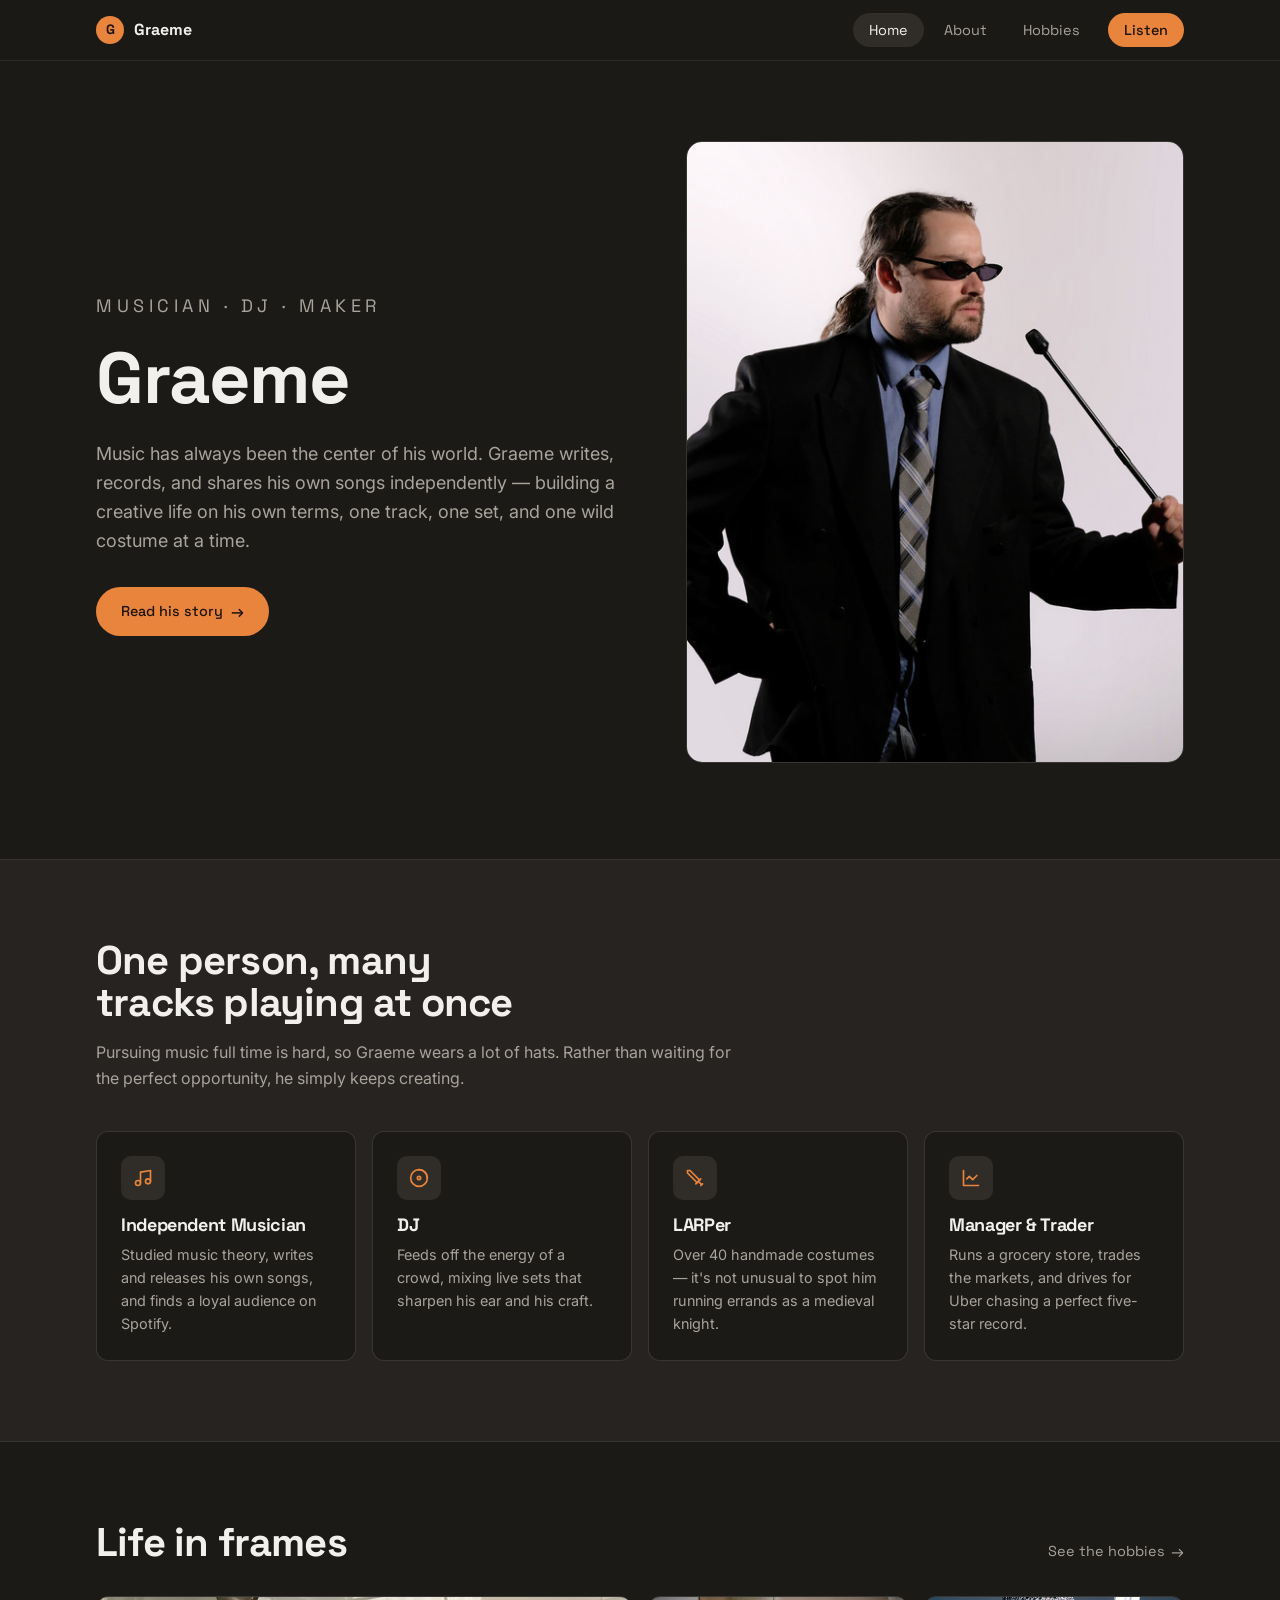
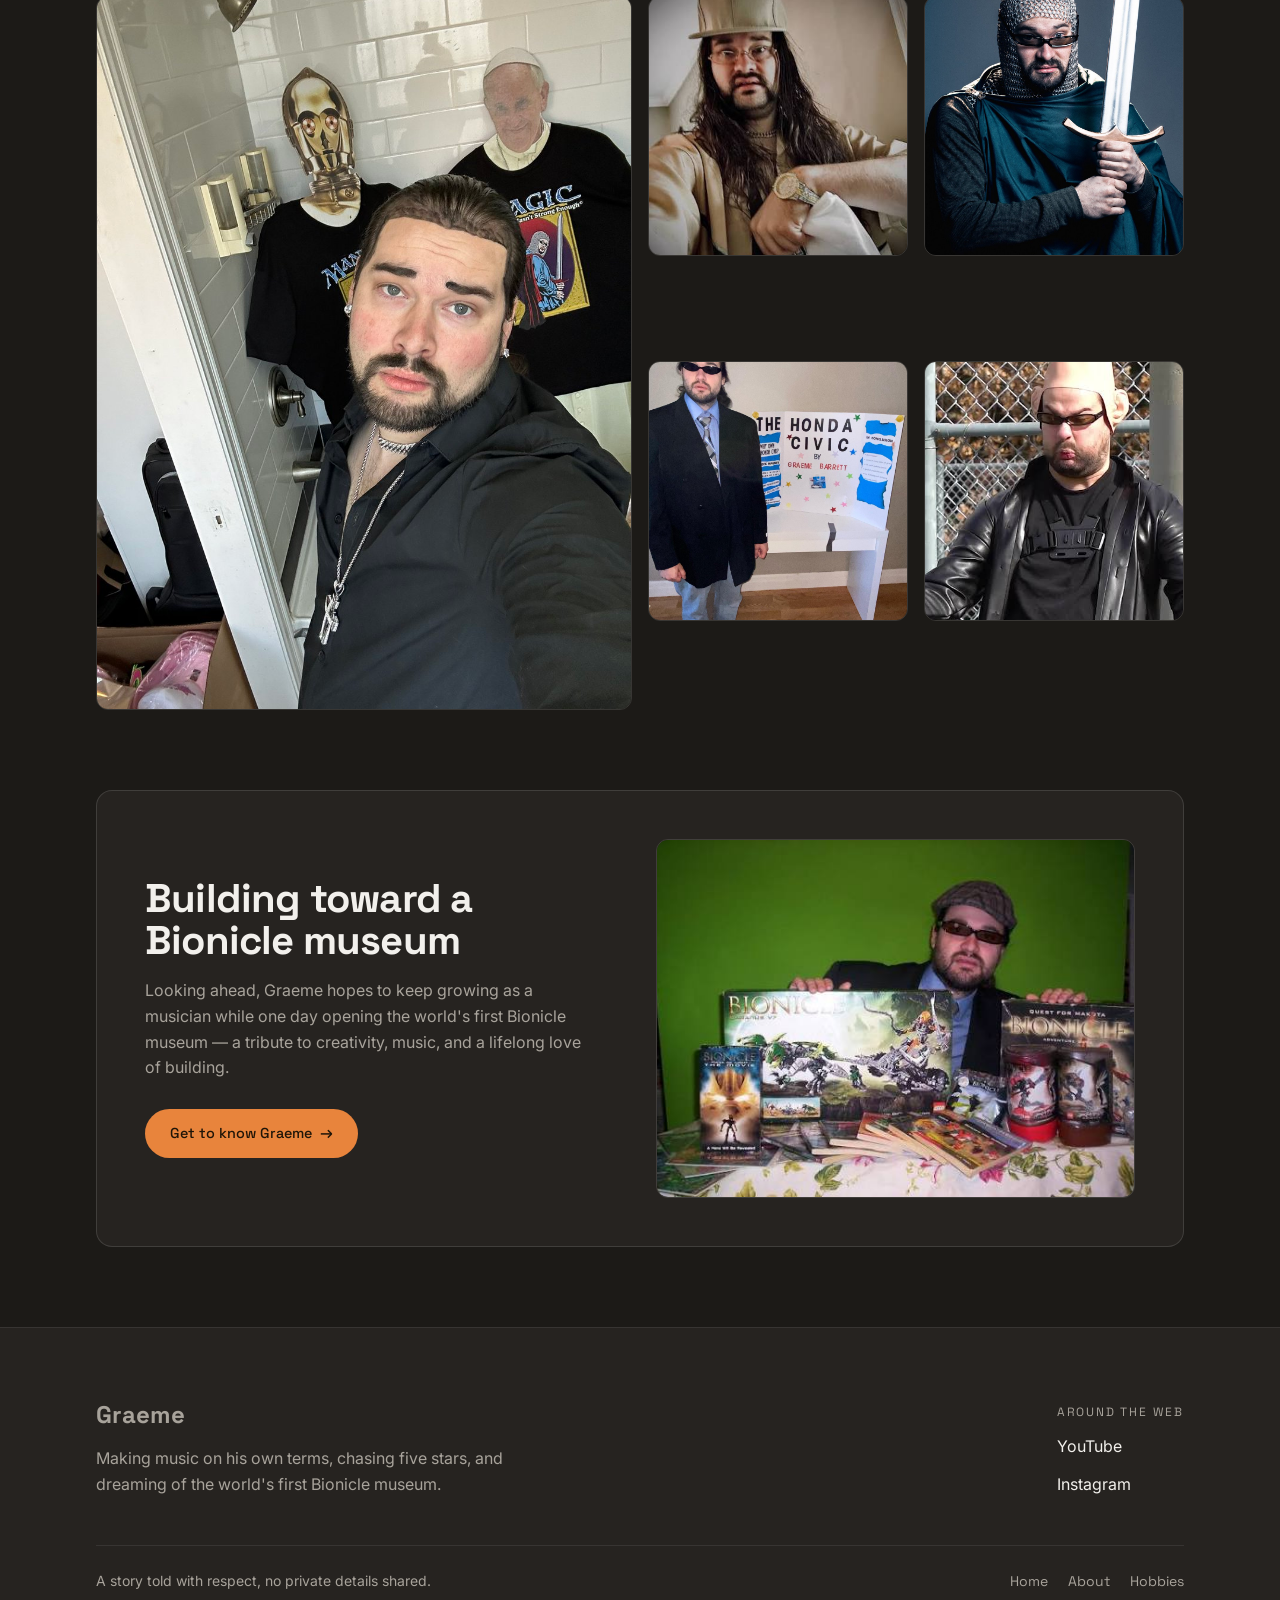
<file: index.html>
<!-- Jeff Victorino
07/05/2026 
Module 6.3 Assignment -->

<!doctype html>
<html lang="en">
  <head>
    <meta charset="UTF-8" />
    <meta name="viewport" content="width=device-width, initial-scale=1.0" />

    <title>Graeme — Independent Musician, DJ &amp; Maker</title>
    <meta
      name="description"
      content="The story of Graeme : independent musician and DJ, world traveler, LARPer, and lifelong Bionicle dreamer building a life around creativity."
    />
    <link rel="preconnect" href="https://fonts.googleapis.com" />
    <link rel="preconnect" href="https://fonts.gstatic.com" crossorigin />
    <link
      href="https://fonts.googleapis.com/css2?family=Inter:wght@400;500;600&family=Space+Grotesk:wght@500;700&display=swap"
      rel="stylesheet"
    />
    <link rel="stylesheet" href="styles.css" />
  </head>
  <body>
    <header class="site-header">
      <nav class="container nav" aria-label="Primary">
        <a class="brand" href="index.html">
          <span class="brand-mark" aria-hidden="true">G</span>
          <span>Graeme </span>
        </a>
        <ul class="nav-links">
          <li><a href="index.html" aria-current="page">Home</a></li>
          <li><a href="about.html">About</a></li>
          <li><a href="hobbies.html">Hobbies</a></li>
          <li>
            <a
              class="nav-cta"
              href="https://youtube.com/shorts/5K84gH26I-M?si=Pl7V-suqvnm_l9HC"
              target="_blank"
              rel="noopener noreferrer"
              >Listen</a
            >
          </li>
        </ul>
      </nav>
    </header>

    <!-- Main body -->
    <main>
      <!-- Hero -->
      <section class="container hero">
        <div class="hero-grid">
          <div>
            <p class="eyebrow">Musician &middot; DJ &middot; Maker</p>
            <h1>Graeme</h1>
            <p>
              Music has always been the center of his world. Graeme writes,
              records, and shares his own songs independently — building a
              creative life on his own terms, one track, one set, and one wild
              costume at a time.
            </p>
            <div class="hero-actions">
              <a class="btn btn-primary" href="about.html">
                Read his story
                <span class="arrow" aria-hidden="true">&rarr;</span>
              </a>
            </div>
          </div>

          <div class="hero-figure">
            <div class="framed">
              <img
                src="images/portrait-3.jpg"
                alt="image of Graeme"
                width="800"
                height="1000"
              />
            </div>
          </div>
        </div>
      </section>

      <!-- Facets -->
      <section class="band">
        <div class="container section">
          <div class="section-head">
            <h2>One person, many tracks playing at once</h2>
            <p>
              Pursuing music full time is hard, so Graeme wears a lot of hats.
              Rather than waiting for the perfect opportunity, he simply keeps
              creating.
            </p>
          </div>
          <div class="card-grid">
            <article class="facet">
              <span class="icon" aria-hidden="true">
                <svg
                  viewBox="0 0 24 24"
                  fill="none"
                  stroke="currentColor"
                  stroke-width="2"
                  stroke-linecap="round"
                  stroke-linejoin="round"
                >
                  <path d="M9 18V5l12-2v13" />
                  <circle cx="6" cy="18" r="3" />
                  <circle cx="18" cy="16" r="3" />
                </svg>
              </span>
              <h3>Independent Musician</h3>
              <p>
                Studied music theory, writes and releases his own songs, and
                finds a loyal audience on Spotify.
              </p>
            </article>
            <article class="facet">
              <span class="icon" aria-hidden="true">
                <svg
                  viewBox="0 0 24 24"
                  fill="none"
                  stroke="currentColor"
                  stroke-width="2"
                  stroke-linecap="round"
                  stroke-linejoin="round"
                >
                  <circle cx="12" cy="12" r="10" />
                  <circle cx="12" cy="12" r="2" />
                  <path d="M12 2a10 10 0 0 1 10 10" />
                </svg>
              </span>
              <h3>DJ</h3>
              <p>
                Feeds off the energy of a crowd, mixing live sets that sharpen
                his ear and his craft.
              </p>
            </article>
            <article class="facet">
              <span class="icon" aria-hidden="true">
                <svg
                  viewBox="0 0 24 24"
                  fill="none"
                  stroke="currentColor"
                  stroke-width="2"
                  stroke-linecap="round"
                  stroke-linejoin="round"
                >
                  <polyline points="14.5 17.5 3 6 3 3 6 3 17.5 14.5" />
                  <line x1="13" y1="19" x2="19" y2="13" />
                  <line x1="16" y1="16" x2="20" y2="20" />
                  <line x1="19" y1="21" x2="21" y2="19" />
                </svg>
              </span>
              <h3>LARPer</h3>
              <p>
                Over 40 handmade costumes — it&apos;s not unusual to spot him
                running errands as a medieval knight.
              </p>
            </article>
            <article class="facet">
              <span class="icon" aria-hidden="true">
                <svg
                  viewBox="0 0 24 24"
                  fill="none"
                  stroke="currentColor"
                  stroke-width="2"
                  stroke-linecap="round"
                  stroke-linejoin="round"
                >
                  <path d="M3 3v18h18" />
                  <path d="m19 9-5 5-4-4-3 3" />
                </svg>
              </span>
              <h3>Manager &amp; Trader</h3>
              <p>
                Runs a grocery store, trades the markets, and drives for Uber
                chasing a perfect five-star record.
              </p>
            </article>
          </div>
        </div>
      </section>

      <!-- Gallery -->
      <section class="container section">
        <div class="gallery-head">
          <h2>Life in frames</h2>
          <a class="text-link" href="hobbies.html">
            See the hobbies <span class="arrow" aria-hidden="true">&rarr;</span>
          </a>
        </div>
        <div class="gallery">
          <figure class="feature">
            <img src="images/music-3.jpg" alt="image of Graeme" />
          </figure>
          <figure>
            <img src="images/music-2.jpg" alt="image of Graeme" />
          </figure>
          <figure>
            <img src="images/larp.jpg" alt="image of Graeme" />
          </figure>
          <figure>
            <img src="images/portrait.jpg" alt="image of Graeme" />
          </figure>
          <figure>
            <img src="images/larp-2.jpg" alt="image of Graeme" />
          </figure>
        </div>
      </section>

      <!-- CTA -->
      <section class="container section" style="padding-top: 0">
        <div class="panel">
          <div class="panel-grid">
            <div>
              <h2>Building toward a Bionicle museum</h2>
              <p>
                Looking ahead, Graeme hopes to keep growing as a musician while
                one day opening the world&apos;s first Bionicle museum — a
                tribute to creativity, music, and a lifelong love of building.
              </p>
              <a class="btn btn-primary" href="about.html">
                Get to know Graeme
                <span class="arrow" aria-hidden="true">&rarr;</span>
              </a>
            </div>
            <div class="panel-figure">
              <img src="images/lego.jpg" alt="image of Graeme" />
            </div>
          </div>
        </div>
      </section>
    </main>

    <!-- Footer -->
    <footer class="site-footer">
      <div class="container">
        <div class="footer-top">
          <div class="footer-brand">
            <p class="name">Graeme</p>
            <p>
              Making music on his own terms, chasing five stars, and dreaming of
              the world&apos;s first Bionicle museum.
            </p>
          </div>
          <div class="footer-links">
            <p class="heading">Around the web</p>
            <a
              href="https://www.youtube.com/@AudioOpera"
              target="_blank"
              rel="noopener noreferrer"
            >
              YouTube
            </a>
            <a
              href="https://www.instagram.com/audioopera/?hl=en"
              target="_blank"
              rel="noopener noreferrer"
            >
              Instagram
            </a>
          </div>
        </div>
        <div class="footer-bottom">
          <p>A story told with respect, no private details shared.</p>
          <nav class="footer-nav" aria-label="Footer">
            <a href="index.html">Home</a>
            <a href="about.html">About</a>
            <a href="hobbies.html">Hobbies</a>
          </nav>
        </div>
      </div>
    </footer>
  </body>
</html>
</file>
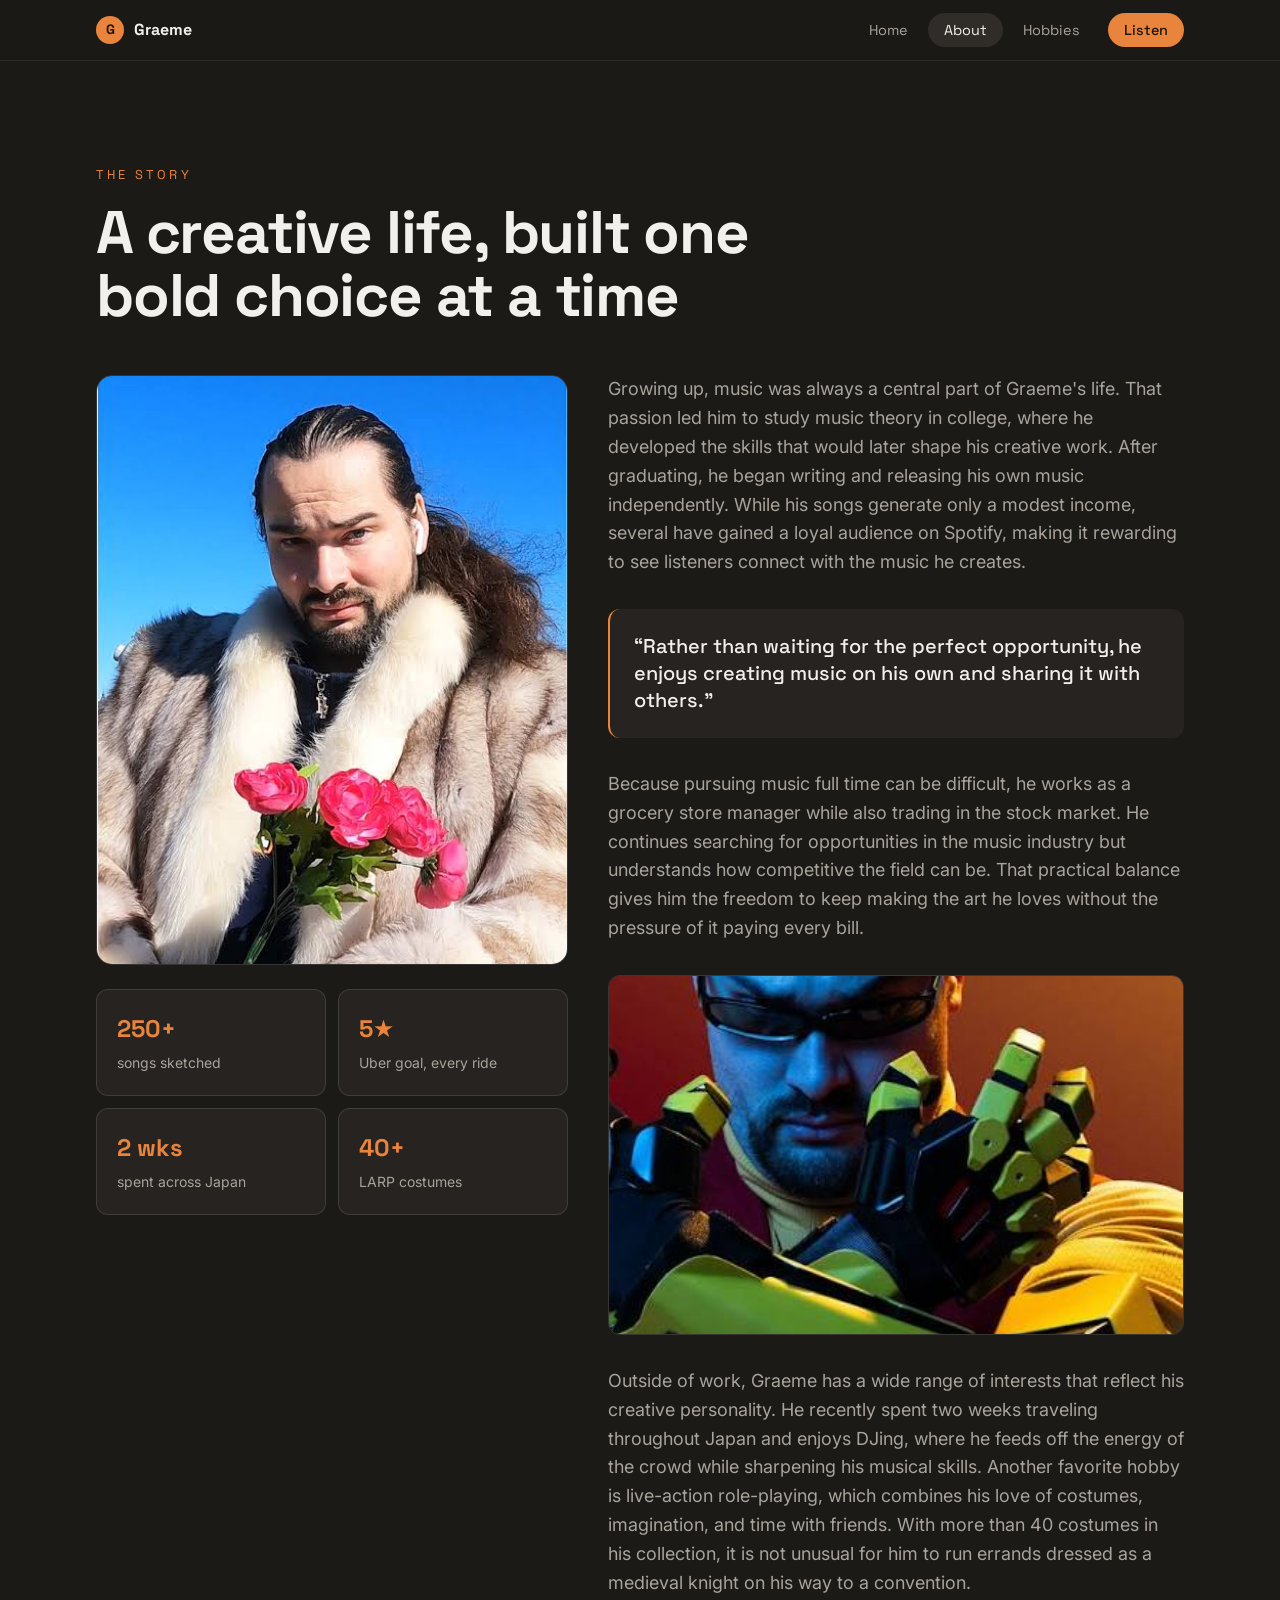
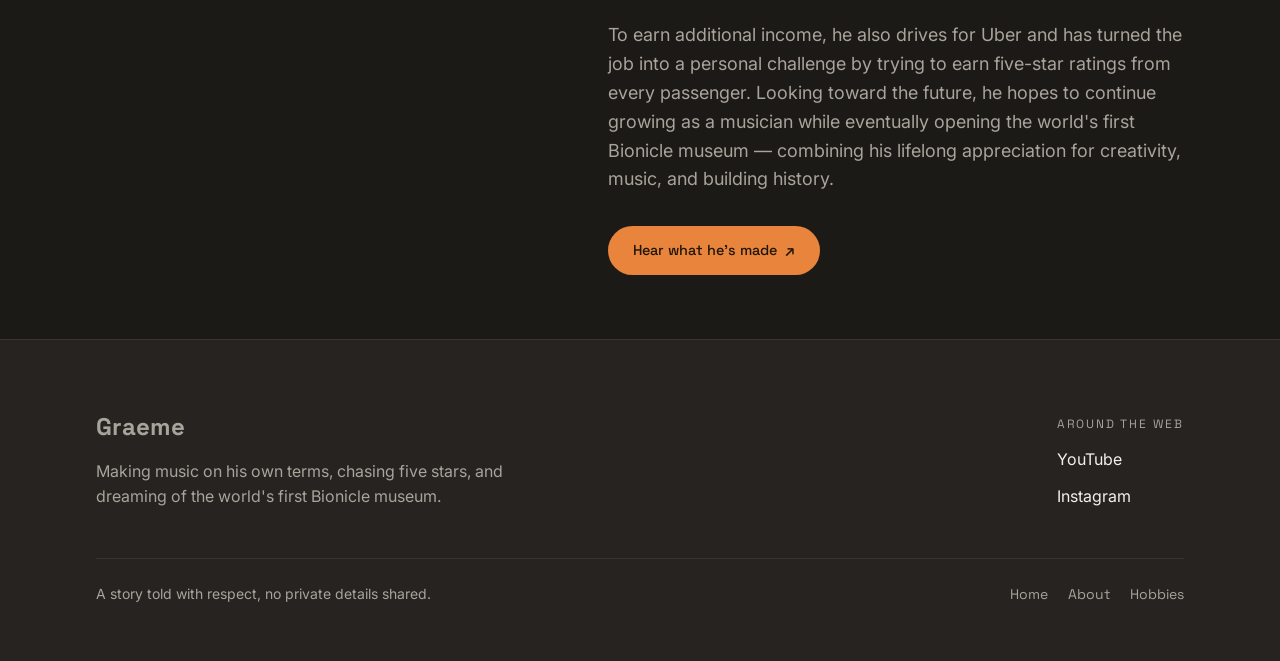
<file: about.html>
<!doctype html>
<html lang="en">
  <!-- Page metadata, fonts, and stylesheet -->
  <head>
    <meta charset="UTF-8" />
    <meta name="viewport" content="width=device-width, initial-scale=1.0" />

    <title>About — Graeme</title>
    <meta
      name="description"
      content="The full story of Graeme : from studying music theory to releasing songs independently, managing a grocery store, trading the markets, and dreaming big."
    />
    <link rel="preconnect" href="https://fonts.googleapis.com" />
    <link rel="preconnect" href="https://fonts.gstatic.com" crossorigin />
    <link
      href="https://fonts.googleapis.com/css2?family=Inter:wght@400;500;600&family=Space+Grotesk:wght@500;700&display=swap"
      rel="stylesheet"
    />
    <link rel="stylesheet" href="styles.css" />
  </head>
  <!-- ================= Header & Navigation ================= -->
  <body>
    <header class="site-header">
      <nav class="container nav" aria-label="Primary">
        <a class="brand" href="index.html">
          <span class="brand-mark" aria-hidden="true">G</span>
          <span>Graeme </span>
        </a>
        <ul class="nav-links">
          <li><a href="index.html">Home</a></li>
          <li><a href="about.html" aria-current="page">About</a></li>
          <li><a href="hobbies.html">Hobbies</a></li>
          <li>
            <a
              class="nav-cta"
              href="https://youtube.com/shorts/5K84gH26I-M?si=Pl7V-suqvnm_l9HC"
              target="_blank"
              rel="noopener noreferrer"
              >Listen</a
            >
          </li>
        </ul>
      </nav>
    </header>

    <!-- ================= Main Page Content ================= -->
    <main>
      <!-- Page Title -->
      <section class="container page-head">
        <p class="eyebrow">The Story</p>
        <h1>A creative life, built one bold choice at a time</h1>
      </section>

      <!-- About Content -->
      <section class="container">
        <!-- Two-column layout containing profile information and biography -->
        <div class="about-grid">
          <aside class="about-aside">
            <div class="framed">
              <img
                src="images/music-5.jpg"
                alt="Graeme  performing live with a guitar under a warm spotlight"
              />
            </div>
            <!-- Personal statistics -->
            <div class="stat-grid">
              <div class="stat">
                <p class="num">250+</p>
                <p class="label">songs sketched</p>
              </div>
              <div class="stat">
                <p class="num">5&#9733;</p>
                <p class="label">Uber goal, every ride</p>
              </div>
              <div class="stat">
                <p class="num">2 wks</p>
                <p class="label">spent across Japan</p>
              </div>
              <div class="stat">
                <p class="num">40+</p>
                <p class="label">LARP costumes</p>
              </div>
            </div>
          </aside>

          <article class="article">
            <p>
              Growing up, music was always a central part of Graeme&apos;s life.
              That passion led him to study music theory in college, where he
              developed the skills that would later shape his creative work.
              After graduating, he began writing and releasing his own music
              independently. While his songs generate only a modest income,
              several have gained a loyal audience on Spotify, making it
              rewarding to see listeners connect with the music he creates.
            </p>

            <blockquote class="pullquote">
              <p>
                &ldquo;Rather than waiting for the perfect opportunity, he
                enjoys creating music on his own and sharing it with
                others.&rdquo;
              </p>
            </blockquote>

            <p>
              Because pursuing music full time can be difficult, he works as a
              grocery store manager while also trading in the stock market. He
              continues searching for opportunities in the music industry but
              understands how competitive the field can be. That practical
              balance gives him the freedom to keep making the art he loves
              without the pressure of it paying every bill.
            </p>

            <figure class="article-figure">
              <img
                src="images/larp-5.jpg"
                alt="Graeme working on a track at his home studio setup"
              />
            </figure>

            <p>
              Outside of work, Graeme has a wide range of interests that reflect
              his creative personality. He recently spent two weeks traveling
              throughout Japan and enjoys DJing, where he feeds off the energy
              of the crowd while sharpening his musical skills. Another favorite
              hobby is live-action role-playing, which combines his love of
              costumes, imagination, and time with friends. With more than 40
              costumes in his collection, it is not unusual for him to run
              errands dressed as a medieval knight on his way to a convention.
            </p>

            <p>
              To earn additional income, he also drives for Uber and has turned
              the job into a personal challenge by trying to earn five-star
              ratings from every passenger. Looking toward the future, he hopes
              to continue growing as a musician while eventually opening the
              world&apos;s first Bionicle museum — combining his lifelong
              appreciation for creativity, music, and building history.
            </p>

            <a
              class="btn btn-primary"
              href="https://youtube.com/shorts/6Wqo_i7lyLg?si=ojEmiBnflqp5R9ls"
              target="_blank"
              rel="noopener noreferrer"
            >
              Hear what he&apos;s made
              <span class="arrow" aria-hidden="true">&#8599;</span>
            </a>
          </article>
        </div>
      </section>

      <div style="height: 4rem"></div>
    </main>

    <footer class="site-footer">
      <div class="container">
        <div class="footer-top">
          <div class="footer-brand">
            <p class="name">Graeme</p>
            <p>
              Making music on his own terms, chasing five stars, and dreaming of
              the world&apos;s first Bionicle museum.
            </p>
          </div>
          <!-- Social media links -->
          <div class="footer-links">
            <p class="heading">Around the web</p>
            <a
              href="https://www.youtube.com/@AudioOpera"
              target="_blank"
              rel="noopener noreferrer"
            >
              YouTube
            </a>
            <a
              href="https://www.instagram.com/audioopera/?hl=en"
              target="_blank"
              rel="noopener noreferrer"
            >
              Instagram
            </a>
          </div>
        </div>
        <div class="footer-bottom">
          <p>A story told with respect, no private details shared.</p>
          <nav class="footer-nav" aria-label="Footer">
            <a href="index.html">Home</a>
            <a href="about.html">About</a>
            <a href="hobbies.html">Hobbies</a>
          </nav>
        </div>
      </div>
    </footer>
  </body>
</html>
</file>
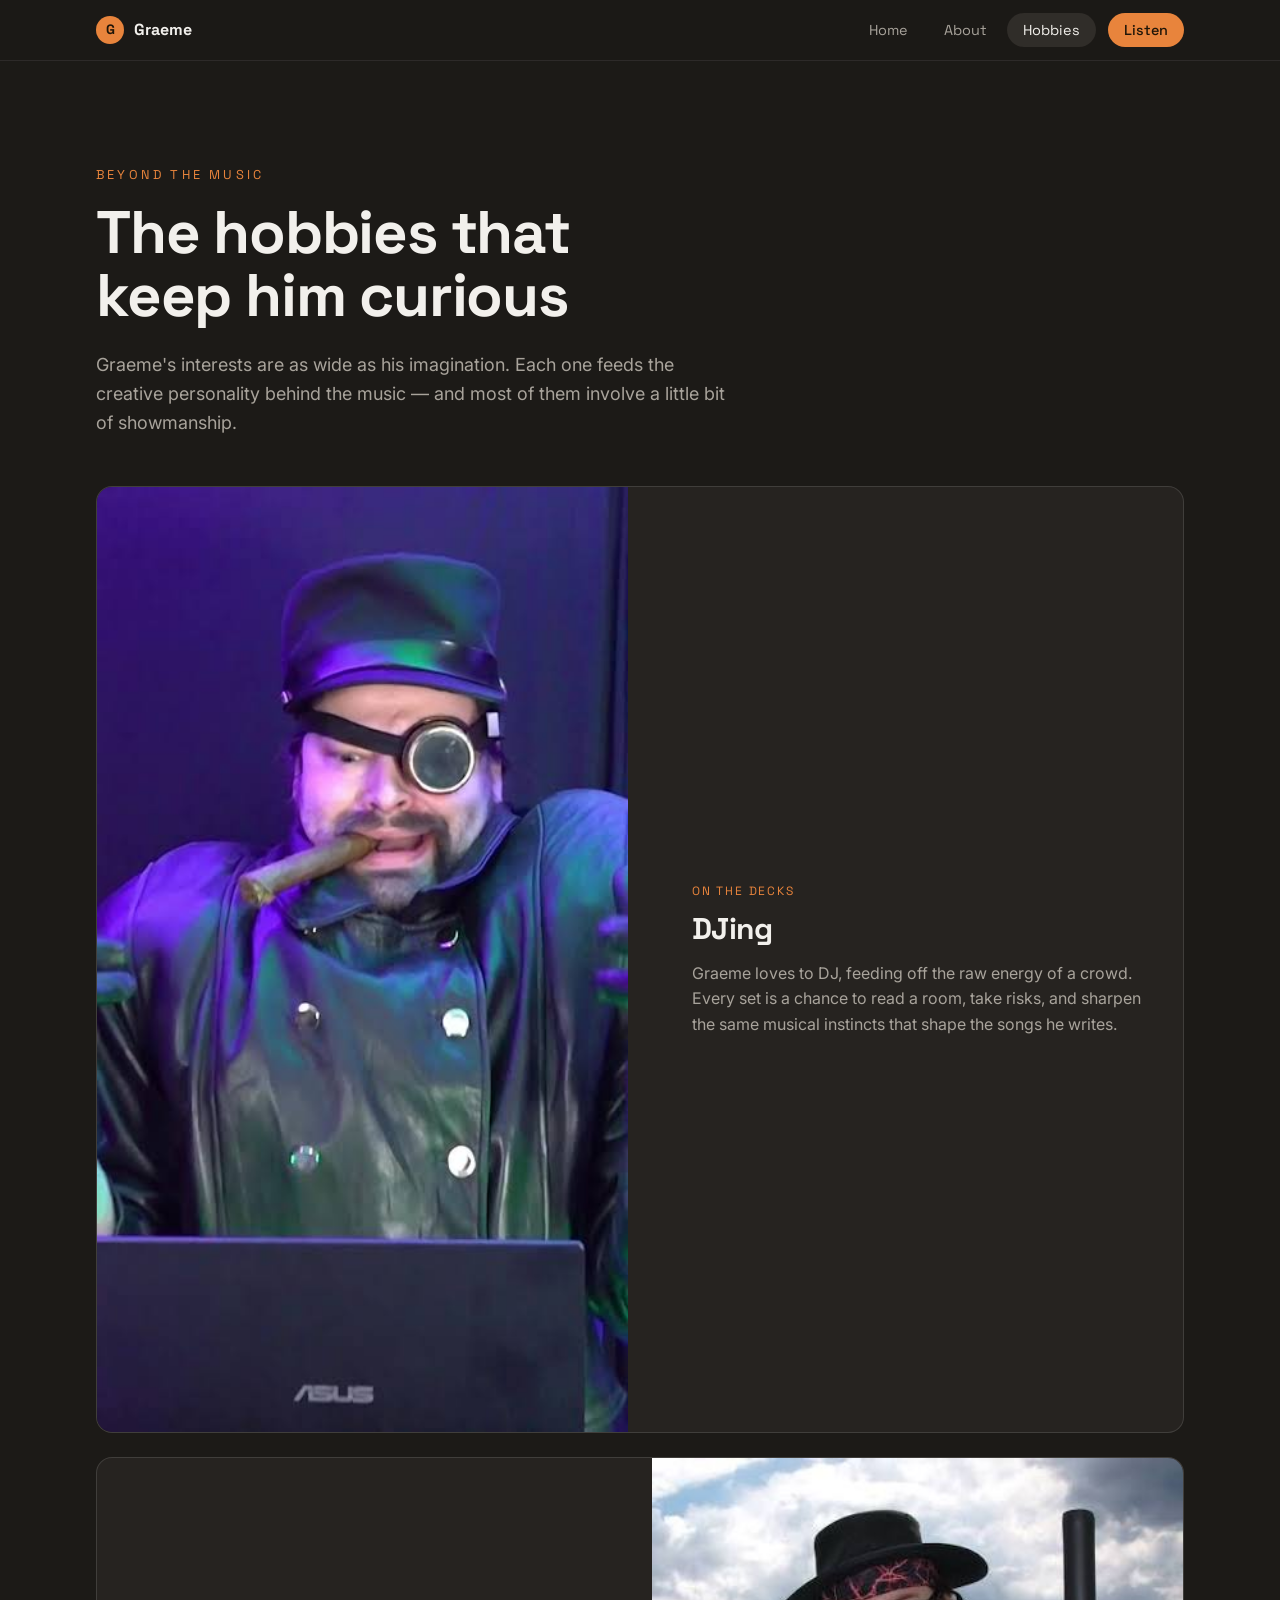
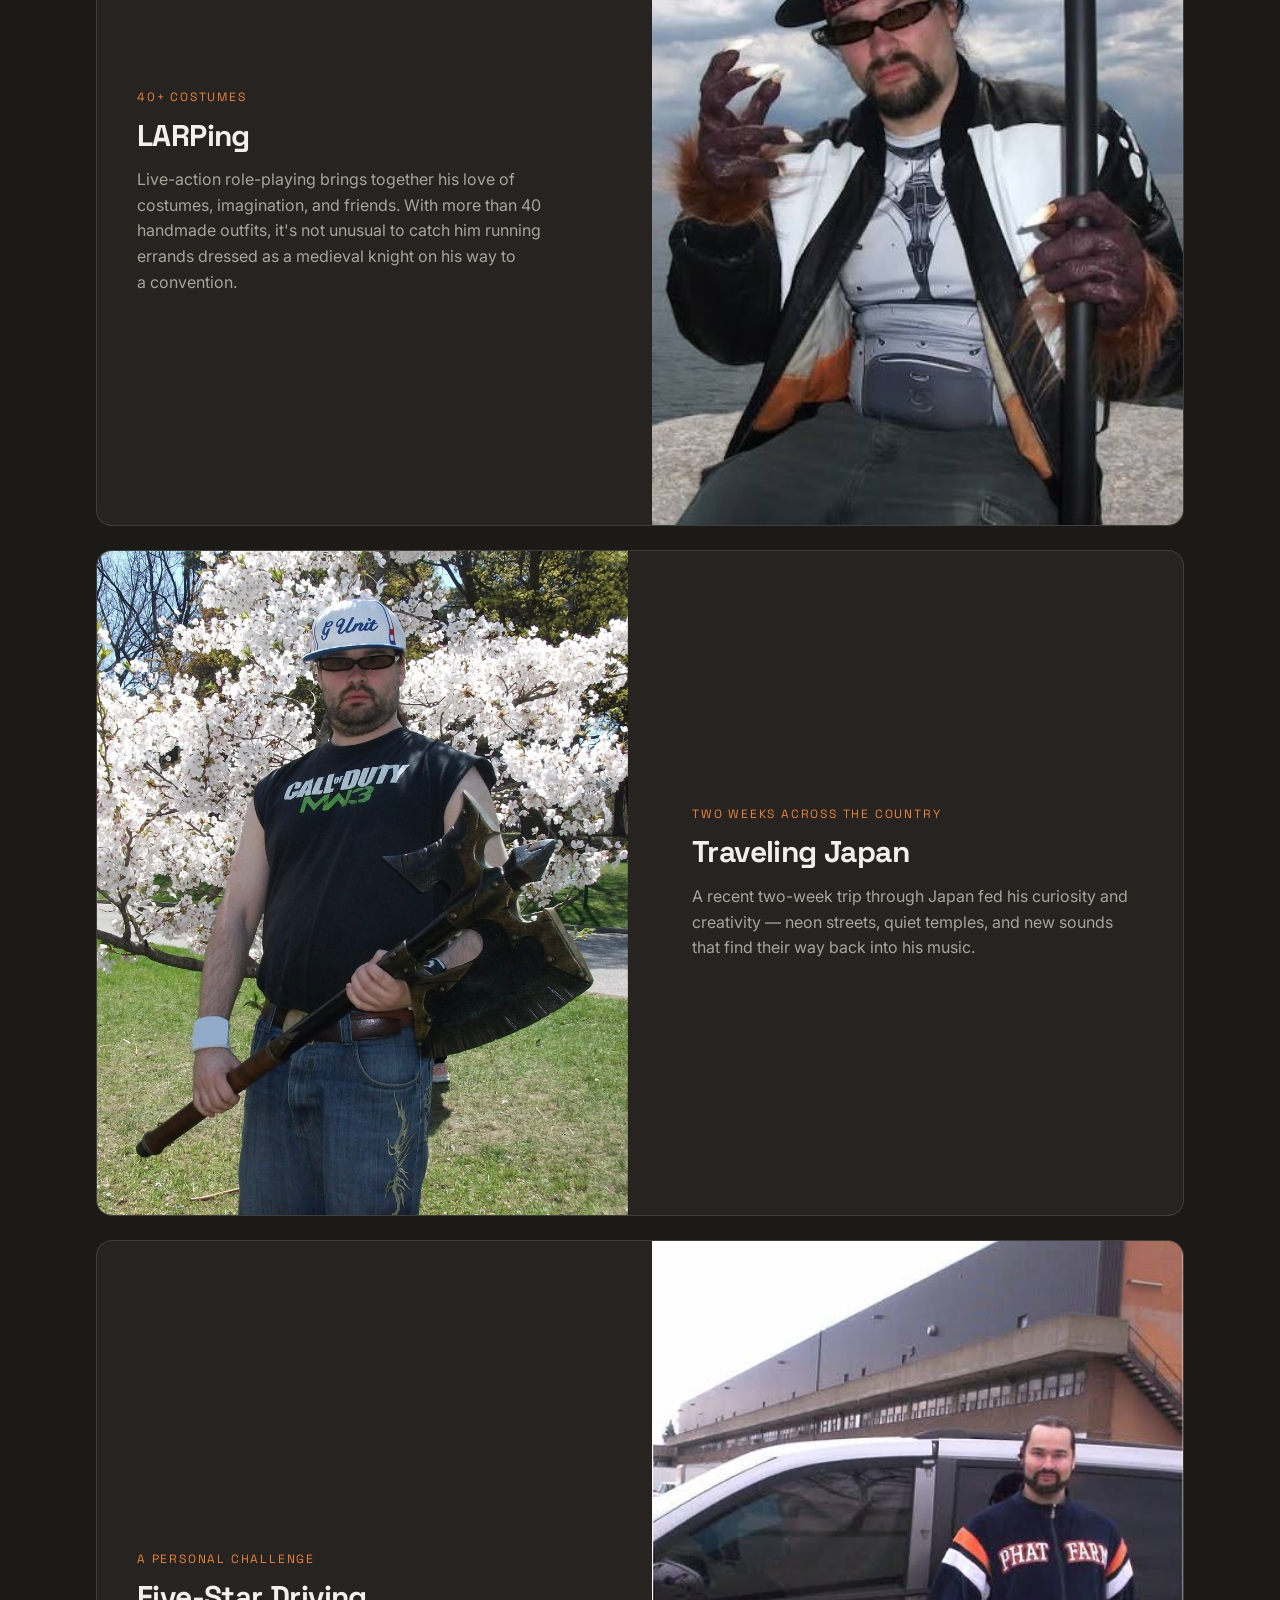
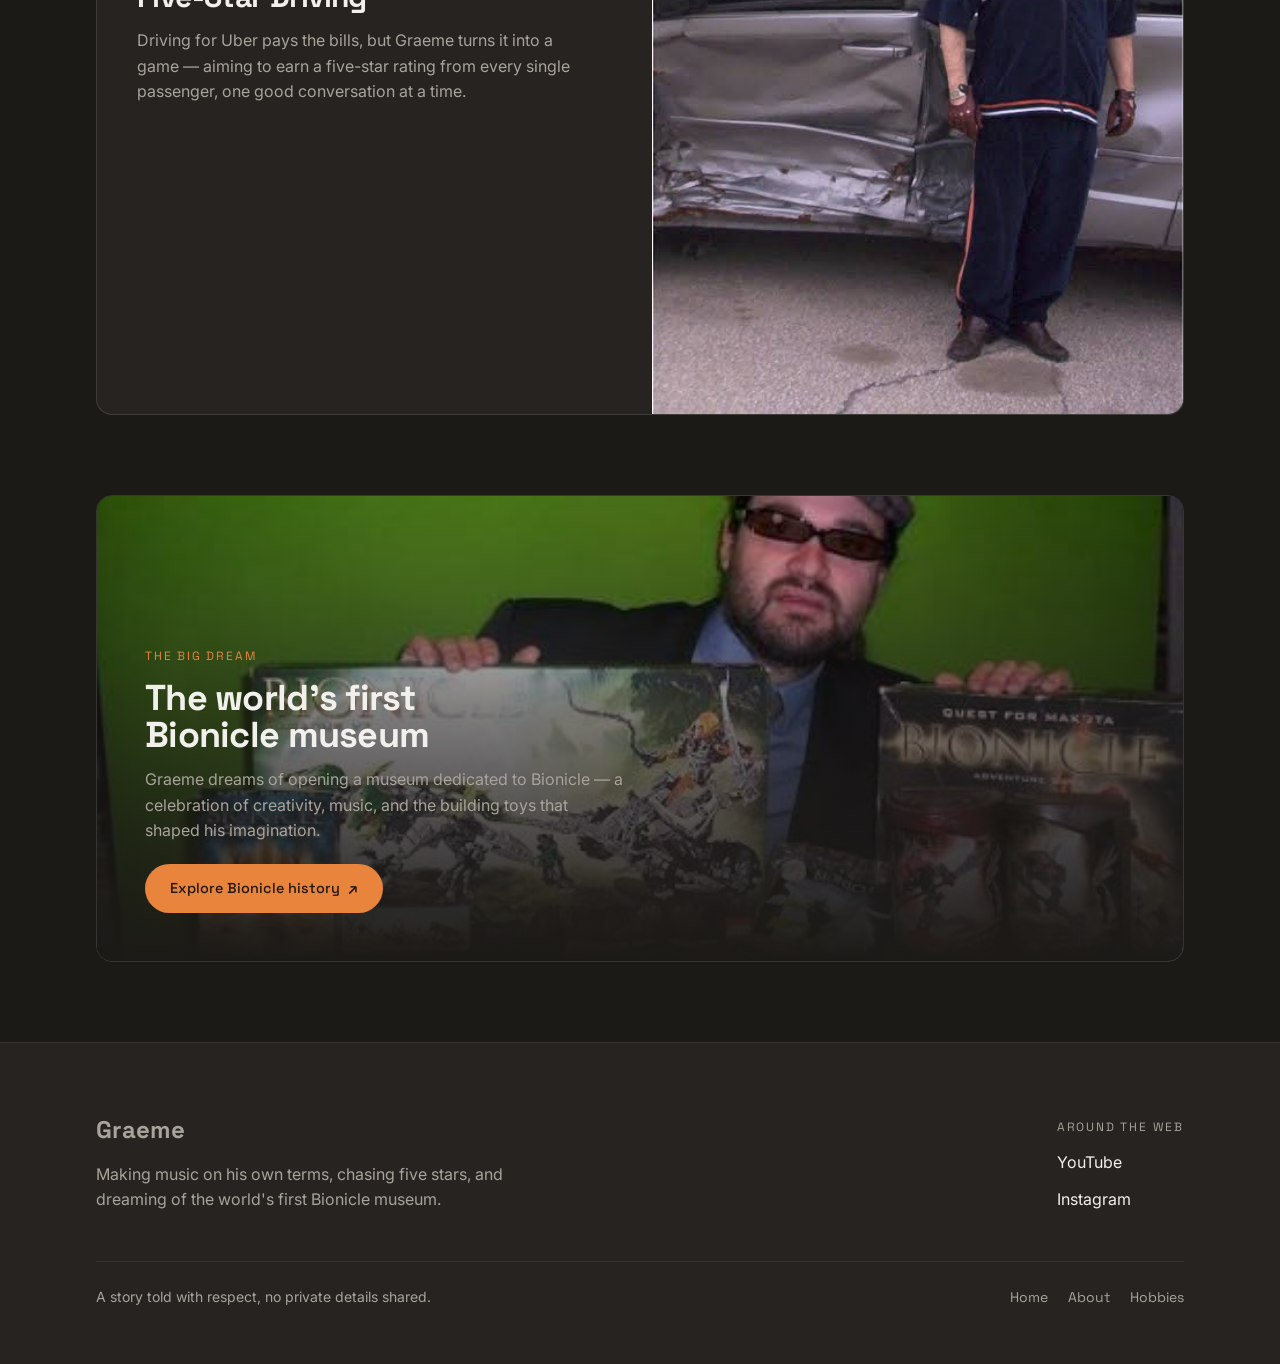
<file: hobbies.html>
<!doctype html>
<html lang="en">
  <head>
    <meta charset="UTF-8" />
    <meta name="viewport" content="width=device-width, initial-scale=1.0" />

    <title>Hobbies — Graeme</title>
    <meta
      name="description"
      content="Beyond music: DJing, LARPing with 40+ costumes, traveling Japan, chasing five-star Uber rides, and dreaming of a Bionicle museum."
    />
    <link rel="preconnect" href="https://fonts.googleapis.com" />
    <link rel="preconnect" href="https://fonts.gstatic.com" crossorigin />
    <link
      href="https://fonts.googleapis.com/css2?family=Inter:wght@400;500;600&family=Space+Grotesk:wght@500;700&display=swap"
      rel="stylesheet"
    />
    <link rel="stylesheet" href="styles.css" />
  </head>
  <body>
    <header class="site-header">
      <nav class="container nav" aria-label="Primary">
        <a class="brand" href="index.html">
          <span class="brand-mark" aria-hidden="true">G</span>
          <span>Graeme </span>
        </a>
        <ul class="nav-links">
          <li><a href="index.html">Home</a></li>
          <li><a href="about.html">About</a></li>
          <li><a href="hobbies.html" aria-current="page">Hobbies</a></li>
          <li>
            <a
              class="nav-cta"
              href="https://youtube.com/shorts/5K84gH26I-M?si=Pl7V-suqvnm_l9HC"
              target="_blank"
              rel="noopener noreferrer"
              >Listen</a
            >
          </li>
        </ul>
      </nav>
    </header>

    <!-- ================= Main Page Content ================= -->
    <main>
      <section class="container page-head">
        <p class="eyebrow">Beyond the Music</p>
        <h1>The hobbies that keep him curious</h1>
        <p class="section-lead">
          Graeme&apos;s interests are as wide as his imagination. Each one feeds
          the creative personality behind the music — and most of them involve a
          little bit of showmanship.
        </p>
      </section>

      <!-- Hobbies Section -->
      <section class="container">
        <div class="hobby-list">
          <!-- DJing -->
          <article class="hobby">
            <div class="hobby-img">
              <img
                src="images/computer.jpg"
                alt="Graeme DJing with hands on the mixer as a crowd raises their arms"
              />
            </div>
            <div class="hobby-body">
              <span class="tag">On the decks</span>
              <h2>DJing</h2>
              <p>
                Graeme loves to DJ, feeding off the raw energy of a crowd. Every
                set is a chance to read a room, take risks, and sharpen the same
                musical instincts that shape the songs he writes.
              </p>
            </div>
          </article>

          <!-- LARPing (reversed) -->
          <article class="hobby reverse">
            <div class="hobby-img">
              <img
                src="images/larp-3.jpg"
                alt="Graeme in a handmade medieval knight costume at a LARP event"
              />
            </div>
            <div class="hobby-body">
              <span class="tag">40+ costumes</span>
              <h2>LARPing</h2>
              <p>
                Live-action role-playing brings together his love of costumes,
                imagination, and friends. With more than 40 handmade outfits,
                it&apos;s not unusual to catch him running errands dressed as a
                medieval knight on his way to a convention.
              </p>
            </div>
          </article>

          <!-- Japan -->
          <article class="hobby">
            <div class="hobby-img">
              <img
                src="images/portrait-2.jpg"
                alt="A neon-lit Tokyo street at night during Graeme's travels in Japan"
              />
            </div>
            <div class="hobby-body">
              <span class="tag">Two weeks across the country</span>
              <h2>Traveling Japan</h2>
              <p>
                A recent two-week trip through Japan fed his curiosity and
                creativity — neon streets, quiet temples, and new sounds that
                find their way back into his music.
              </p>
              
              </a>
            </div>
          </article>

          <!-- Five-Star Driving (reversed) -->
          <article class="hobby reverse">
            <div class="hobby-img">
              <img
                src="images/uber.jpg"
                alt="View from inside a car driving through the city at golden hour"
              />
            </div>
            <div class="hobby-body">
              <span class="tag">A personal challenge</span>
              <h2>Five-Star Driving</h2>
              <p>
                Driving for Uber pays the bills, but Graeme turns it into a game
                — aiming to earn a five-star rating from every single passenger,
                one good conversation at a time.
              </p>
            </div>
          </article>
        </div>
      </section>

      <!-- Bionicle dream highlight -->
      <section class="container section">
        <div class="dream">
          <div class="dream-media">
            <img
              src="images/lego.jpg"
              alt="A museum-style shelf of intricate buildable robot figures"
            />
          </div>
          <div class="dream-copy">
            <span class="tag">The big dream</span>
            <h2>The world&apos;s first Bionicle museum</h2>
            <p>
              Graeme dreams of opening a museum dedicated to Bionicle — a
              celebration of creativity, music, and the building toys that
              shaped his imagination.
            </p>
            <a
              class="btn btn-primary"
              href="https://youtube.com/shorts/Bhi5d0HdrF8?si=23t9F-BOsvfQ86Pl"
              target="_blank"
              rel="noopener noreferrer"
            >
              Explore Bionicle history
              <span class="arrow" aria-hidden="true">&#8599;</span>
            </a>
          </div>
        </div>
      </section>
    </main>

    <footer class="site-footer">
      <div class="container">
        <div class="footer-top">
          <div class="footer-brand">
            <p class="name">Graeme</p>
            <p>
              Making music on his own terms, chasing five stars, and dreaming of
              the world&apos;s first Bionicle museum.
            </p>
          </div>
          <!-- Social media links -->
          <div class="footer-links">
            <p class="heading">Around the web</p>
            <a
              href="https://www.youtube.com/@AudioOpera"
              target="_blank"
              rel="noopener noreferrer"
            >
              YouTube
            </a>
            <a
              href="https://www.instagram.com/audioopera/?hl=en"
              target="_blank"
              rel="noopener noreferrer"
            >
              Instagram
            </a>
          </div>
        </div>
        <div class="footer-bottom">
          <p>A story told with respect, no private details shared.</p>
          <nav class="footer-nav" aria-label="Footer">
            <a href="index.html">Home</a>
            <a href="about.html">About</a>
            <a href="hobbies.html">Hobbies</a>
          </nav>
        </div>
      </div>
    </footer>
  </body>
</html>
</file>
<file: styles.css>
/* Jeff Victorino
07/05/2026 
Module 6.3 Assignment */

:root {
  --background: #1c1a17;
  --foreground: #f2f0ec;
  --card: #262320;
  --secondary: #302d29;
  --muted-foreground: #a8a39b;
  --primary: #e8843c;
  --primary-foreground: #1f1508;
  --accent: #4fb8c4;
  --border: rgba(255, 255, 255, 0.12);
  --border-soft: rgba(255, 255, 255, 0.08);
  --radius: 0.75rem;

  --font-heading: "Space Grotesk", ui-sans-serif, system-ui, sans-serif;
  --font-body: "Inter", ui-sans-serif, system-ui, sans-serif;

  --max-width: 72rem;
}

/*  Reset  */
*,
*::before,
*::after {
  box-sizing: border-box;
  margin: 0;
  padding: 0;
}

html {
  scroll-behavior: smooth;
  color-scheme: dark;
}

body {
  background-color: var(--background);
  color: var(--foreground);
  font-family: var(--font-body);
  line-height: 1.6;
  -webkit-font-smoothing: antialiased;
  min-height: 100vh;
  display: flex;
  flex-direction: column;
}

img {
  display: block;
  max-width: 100%;
  height: auto;
}

a {
  color: inherit;
  text-decoration: none;
}

h1,
h2,
h3 {
  font-family: var(--font-heading);
  font-weight: 700;
  letter-spacing: -0.02em;
  line-height: 1.05;
  text-wrap: balance;
}

/*  Layout helpers  */
.container {
  width: 100%;
  max-width: var(--max-width);
  margin-inline: auto;
  padding-inline: 1.25rem;
}

@media (min-width: 768px) {
  .container {
    padding-inline: 2rem;
  }
}

main {
  flex: 1;
}

.eyebrow {
  font-family: var(--font-heading);
  font-size: 0.8rem;
  text-transform: uppercase;
  letter-spacing: 0.25em;
  color: var(--primary);
}

.section-lead {
  color: var(--muted-foreground);
  font-size: 1.125rem;
  max-width: 42rem;
  text-wrap: pretty;
}

/*  Buttons & links  */
.btn {
  display: inline-flex;
  align-items: center;
  gap: 0.5rem;
  font-family: var(--font-heading);
  font-size: 0.9rem;
  font-weight: 500;
  padding: 0.75rem 1.5rem;
  border-radius: 999px;
  border: 1px solid transparent;
  transition:
    opacity 0.2s ease,
    border-color 0.2s ease,
    color 0.2s ease;
  cursor: pointer;
}

.btn-primary {
  background-color: var(--primary);
  color: var(--primary-foreground);
}

.btn-primary:hover {
  opacity: 0.9;
}

.btn-outline {
  border-color: var(--border);
  color: var(--foreground);
}

.btn-outline:hover {
  border-color: var(--primary);
  color: var(--primary);
}

.text-link {
  display: inline-flex;
  align-items: center;
  gap: 0.375rem;
  font-family: var(--font-heading);
  font-size: 0.9rem;
  color: var(--muted-foreground);
  transition: color 0.2s ease;
}

.text-link:hover {
  color: var(--primary);
}

.text-link.on-dark {
  color: var(--foreground);
}

/* small inline arrow */
.arrow {
  font-size: 1rem;
  line-height: 1;
}

/*  Header / Nav  */
.site-header {
  position: sticky;
  top: 0;
  z-index: 50;
  border-bottom: 1px solid var(--border-soft);
  background-color: rgba(28, 26, 23, 0.8);
  backdrop-filter: blur(12px);
}

.nav {
  display: flex;
  align-items: center;
  justify-content: space-between;
  padding-block: 1rem;
}

.brand {
  display: flex;
  align-items: center;
  gap: 0.625rem;
  font-family: var(--font-heading);
  font-weight: 700;
  font-size: 1rem;
}

.brand-mark {
  display: flex;
  align-items: center;
  justify-content: center;
  width: 1.75rem;
  height: 1.75rem;
  border-radius: 999px;
  background-color: var(--primary);
  color: var(--primary-foreground);
  font-family: var(--font-heading);
  font-size: 0.85rem;
  font-weight: 700;
}

.nav-links {
  display: flex;
  align-items: center;
  gap: 0.25rem;
  list-style: none;
}

.nav-links a {
  font-family: var(--font-heading);
  font-size: 0.9rem;
  color: var(--muted-foreground);
  padding: 0.5rem 1rem;
  border-radius: 999px;
  transition:
    color 0.2s ease,
    background-color 0.2s ease;
}

.nav-links a:hover {
  color: var(--foreground);
}

.nav-links a[aria-current="page"] {
  background-color: var(--secondary);
  color: var(--foreground);
}

.nav-links .nav-cta {
  margin-left: 0.5rem;
  background-color: var(--primary);
  color: var(--primary-foreground);
  font-weight: 500;
}

.nav-links .nav-cta:hover {
  color: var(--primary-foreground);
  opacity: 0.9;
}

/* On small screens the nav wraps neatly instead of using JS */
@media (max-width: 640px) {
  .nav {
    flex-direction: column;
    gap: 0.75rem;
    align-items: flex-start;
  }
  .nav-links {
    flex-wrap: wrap;
  }
}

/*  Hero  */
.hero {
  padding-block: 3.5rem 4rem;
}

@media (min-width: 768px) {
  .hero {
    padding-block: 5rem 6rem;
  }
}

.hero-grid {
  display: grid;
  gap: 2.5rem;
  align-items: center;
}

@media (min-width: 1024px) {
  .hero-grid {
    grid-template-columns: 1.05fr 0.95fr;
  }
}

.hero h1 {
  font-size: clamp(3rem, 8vw, 4.5rem);
  margin-top: 1.25rem;
}

.hero p {
  margin-top: 1.5rem;
  color: var(--muted-foreground);
  font-size: 1.125rem;
  max-width: 34rem;
  text-wrap: pretty;
}

.hero-actions {
  display: flex;
  flex-wrap: wrap;
  gap: 0.75rem;
  margin-top: 2rem;
}

.hero-figure {
  position: relative;
}

.hero-figure .framed {
  aspect-ratio: 4 / 5;
  overflow: hidden;
  border-radius: 1rem;
  border: 1px solid var(--border);
}

.hero-figure .framed img {
  width: 100%;
  height: 100%;
  object-fit: cover;
}

.stat-badge {
  position: absolute;
  bottom: -1rem;
  left: -1rem;
  background-color: var(--card);
  border: 1px solid var(--border);
  border-radius: var(--radius);
  padding: 1rem 1.25rem;
}

.stat-badge .num {
  font-family: var(--font-heading);
  font-size: 1.5rem;
  font-weight: 700;
  color: var(--primary);
}

.stat-badge .label {
  font-size: 0.875rem;
  color: var(--muted-foreground);
}

@media (max-width: 640px) {
  .stat-badge {
    display: none;
  }
}

/*  Facets (feature grid)  */
.band {
  border-block: 1px solid var(--border-soft);
  background-color: var(--card);
}

.section {
  padding-block: 4rem;
}

@media (min-width: 768px) {
  .section {
    padding-block: 5rem;
  }
}

.section-head {
  max-width: 40rem;
}

.section-head h2 {
  font-size: clamp(1.875rem, 4vw, 2.5rem);
}

.section-head p {
  margin-top: 1rem;
  color: var(--muted-foreground);
  text-wrap: pretty;
}

.card-grid {
  display: grid;
  gap: 1rem;
  margin-top: 2.5rem;
  grid-template-columns: 1fr;
}

@media (min-width: 640px) {
  .card-grid {
    grid-template-columns: repeat(2, 1fr);
  }
}

@media (min-width: 1024px) {
  .card-grid {
    grid-template-columns: repeat(4, 1fr);
  }
}

.facet {
  background-color: var(--background);
  border: 1px solid var(--border);
  border-radius: var(--radius);
  padding: 1.5rem;
  transition: border-color 0.2s ease;
}

.facet:hover {
  border-color: rgba(232, 132, 60, 0.5);
}

.facet .icon {
  display: flex;
  align-items: center;
  justify-content: center;
  width: 2.75rem;
  height: 2.75rem;
  border-radius: 0.625rem;
  background-color: var(--secondary);
  color: var(--primary);
}

.facet .icon svg {
  width: 1.25rem;
  height: 1.25rem;
}

.facet h3 {
  margin-top: 1rem;
  font-size: 1.125rem;
}

.facet p {
  margin-top: 0.5rem;
  font-size: 0.9rem;
  color: var(--muted-foreground);
}

/*  Gallery  */
.gallery-head {
  display: flex;
  flex-wrap: wrap;
  align-items: flex-end;
  justify-content: space-between;
  gap: 1rem;
}

.gallery-head h2 {
  font-size: clamp(1.875rem, 4vw, 2.5rem);
}

.gallery {
  display: grid;
  gap: 1rem;
  margin-top: 2rem;
  grid-template-columns: 1fr;
}

@media (min-width: 640px) {
  .gallery {
    grid-template-columns: repeat(2, 1fr);
  }
}

@media (min-width: 1024px) {
  .gallery {
    grid-template-columns: repeat(4, 1fr);
  }
}

.gallery figure {
  overflow: hidden;
  border-radius: var(--radius);
  border: 1px solid var(--border);
  aspect-ratio: 1 / 1;
}

.gallery figure img {
  width: 100%;
  height: 100%;
  object-fit: cover;
  transition: transform 0.5s ease;
}

.gallery figure:hover img {
  transform: scale(1.05);
}

/* First tile spans wide/tall on larger screens */
@media (min-width: 640px) {
  .gallery .feature {
    grid-column: span 2;
    aspect-ratio: 2 / 1;
  }
}

@media (min-width: 1024px) {
  .gallery .feature {
    grid-row: span 2;
    aspect-ratio: auto;
  }
}

/*  CTA panel  */
.panel {
  overflow: hidden;
  border-radius: 1rem;
  border: 1px solid var(--border);
  background-color: var(--card);
}

.panel-grid {
  display: grid;
  gap: 2rem;
  align-items: center;
  padding: 2rem;
}

@media (min-width: 768px) {
  .panel-grid {
    grid-template-columns: repeat(2, 1fr);
    padding: 3rem;
  }
}

.panel h2 {
  font-size: clamp(1.875rem, 4vw, 2.5rem);
}

.panel p {
  margin-top: 1rem;
  max-width: 28rem;
  color: var(--muted-foreground);
  text-wrap: pretty;
}

.panel .btn {
  margin-top: 1.75rem;
}

.panel-figure {
  aspect-ratio: 4 / 3;
  overflow: hidden;
  border-radius: var(--radius);
  border: 1px solid var(--border);
}

.panel-figure img {
  width: 100%;
  height: 100%;
  object-fit: cover;
}

/*  About page  */
.page-head {
  padding-block: 3.5rem 3rem;
}

@media (min-width: 768px) {
  .page-head {
    padding-block: 5rem 3rem;
  }
}

.page-head h1 {
  margin-top: 1rem;
  font-size: clamp(2.25rem, 6vw, 3.75rem);
  max-width: 48rem;
}

.page-head p {
  margin-top: 1.5rem;
}

.about-grid {
  display: grid;
  gap: 2.5rem;
}

@media (min-width: 1024px) {
  .about-grid {
    grid-template-columns: 0.9fr 1.1fr;
    align-items: start;
  }
}

.about-aside {
  position: static;
}

@media (min-width: 1024px) {
  .about-aside {
    position: sticky;
    top: 6rem;
  }
}

.about-aside .framed {
  aspect-ratio: 4 / 5;
  overflow: hidden;
  border-radius: 1rem;
  border: 1px solid var(--border);
}

.about-aside .framed img {
  width: 100%;
  height: 100%;
  object-fit: cover;
}

.stat-grid {
  display: grid;
  grid-template-columns: repeat(2, 1fr);
  gap: 0.75rem;
  margin-top: 1.5rem;
}

.stat {
  border: 1px solid var(--border);
  border-radius: var(--radius);
  background-color: var(--card);
  padding: 1.25rem;
}

.stat .num {
  font-family: var(--font-heading);
  font-size: 1.5rem;
  font-weight: 700;
  color: var(--primary);
}

.stat .label {
  margin-top: 0.25rem;
  font-size: 0.875rem;
  color: var(--muted-foreground);
}

.article {
  max-width: 42rem;
  font-size: 1.125rem;
  color: var(--muted-foreground);
}

.article p + p {
  margin-top: 1.5rem;
}

.pullquote {
  margin-block: 2rem;
  border-left: 2px solid var(--primary);
  background-color: var(--card);
  padding: 1.5rem;
  border-radius: var(--radius);
}

.pullquote p {
  font-family: var(--font-heading);
  font-size: 1.25rem;
  font-weight: 500;
  line-height: 1.35;
  color: var(--foreground);
}

.article-figure {
  margin-block: 2rem;
  aspect-ratio: 16 / 10;
  overflow: hidden;
  border-radius: var(--radius);
  border: 1px solid var(--border);
}

.article-figure img {
  width: 100%;
  height: 100%;
  object-fit: cover;
}

.article .btn {
  margin-top: 2rem;
}

/*  Hobbies page  */
.hobby-list {
  display: flex;
  flex-direction: column;
  gap: 1.5rem;
}

.hobby {
  display: grid;
  gap: 1.5rem;
  overflow: hidden;
  border-radius: 1rem;
  border: 1px solid var(--border);
  background-color: var(--card);
}

@media (min-width: 768px) {
  .hobby {
    grid-template-columns: repeat(2, 1fr);
    align-items: stretch;
  }
}

.hobby-img {
  min-height: 16rem;
  overflow: hidden;
  /* max-height: 500px; */
}

.hobby-img img {
  width: 100%;
  height: 100%;
  object-fit: cover;
}

.hobby-body {
  display: flex;
  flex-direction: column;
  justify-content: center;
  padding: 1.75rem;
}

@media (min-width: 768px) {
  .hobby-body {
    padding: 2.5rem;
  }
  /* alternate image side */
  .hobby.reverse .hobby-img {
    order: 2;
  }
}

.hobby-body .tag {
  font-family: var(--font-heading);
  font-size: 0.75rem;
  text-transform: uppercase;
  letter-spacing: 0.15em;
  color: var(--primary);
}

.hobby-body h2 {
  margin-top: 0.75rem;
  font-size: clamp(1.5rem, 3vw, 1.875rem);
}

.hobby-body p {
  margin-top: 1rem;
  color: var(--muted-foreground);
  text-wrap: pretty;
}

.hobby-body .text-link {
  margin-top: 1.25rem;
}

/* dream highlight */
.dream {
  overflow: hidden;
  border-radius: 1rem;
  border: 1px solid var(--border);
  position: relative;
}

.dream-media {
  position: relative;
  aspect-ratio: 16 / 9;
}

@media (min-width: 768px) {
  .dream-media {
    aspect-ratio: 21 / 9;
  }
}

.dream-media img {
  width: 100%;
  height: 100%;
  object-fit: cover;
}

.dream-media::after {
  content: "";
  position: absolute;
  inset: 0;
  background: linear-gradient(
    to top,
    var(--background),
    rgba(28, 26, 23, 0.55) 55%,
    transparent
  );
}

.dream-copy {
  position: absolute;
  inset-inline: 0;
  bottom: 0;
  padding: 1.75rem;
  z-index: 1;
}

@media (min-width: 768px) {
  .dream-copy {
    padding: 3rem;
  }
}

.dream-copy .tag {
  font-family: var(--font-heading);
  font-size: 0.75rem;
  text-transform: uppercase;
  letter-spacing: 0.15em;
  color: var(--primary);
}

.dream-copy h2 {
  margin-top: 0.75rem;
  max-width: 32rem;
  font-size: clamp(1.5rem, 4vw, 2.25rem);
}

.dream-copy p {
  margin-top: 0.75rem;
  max-width: 30rem;
  color: var(--muted-foreground);
  text-wrap: pretty;
}

.dream-copy .btn {
  margin-top: 1.25rem;
}

/*  Footer */
.site-footer {
  border-top: 1px solid var(--border-soft);
  background-color: var(--card);
}

.footer-top {
  display: flex;
  flex-direction: column;
  gap: 2.5rem;
  padding-block: 3.5rem 0;
}

@media (min-width: 768px) {
  .footer-top {
    flex-direction: row;
    align-items: flex-end;
    justify-content: space-between;
  }
}

.footer-brand {
  max-width: 28rem;
}

.footer-brand .name {
  font-family: var(--font-heading);
  font-size: 1.5rem;
  font-weight: 700;
}

.footer-brand p {
  margin-top: 0.75rem;
  color: var(--muted-foreground);
  text-wrap: pretty;
}

.footer-links {
  display: flex;
  flex-direction: column;
  gap: 0.75rem;
}

.footer-links .heading {
  font-family: var(--font-heading);
  font-size: 0.75rem;
  text-transform: uppercase;
  letter-spacing: 0.15em;
  color: var(--muted-foreground);
}

.footer-bottom {
  display: flex;
  flex-direction: column;
  gap: 1rem;
  margin-top: 3rem;
  padding-block: 1.5rem 3.5rem;
  border-top: 1px solid var(--border-soft);
  font-size: 0.875rem;
  color: var(--muted-foreground);
}

@media (min-width: 640px) {
  .footer-bottom {
    flex-direction: row;
    align-items: center;
    justify-content: space-between;
  }
}

.footer-nav {
  display: flex;
  gap: 1.25rem;
  font-family: var(--font-heading);
}

.footer-nav a:hover {
  color: var(--foreground);
}

/*  Utilities  */
.sr-only {
  position: absolute;
  width: 1px;
  height: 1px;
  padding: 0;
  margin: -1px;
  overflow: hidden;
  clip: rect(0, 0, 0, 0);
  white-space: nowrap;
  border: 0;
}
</file>
